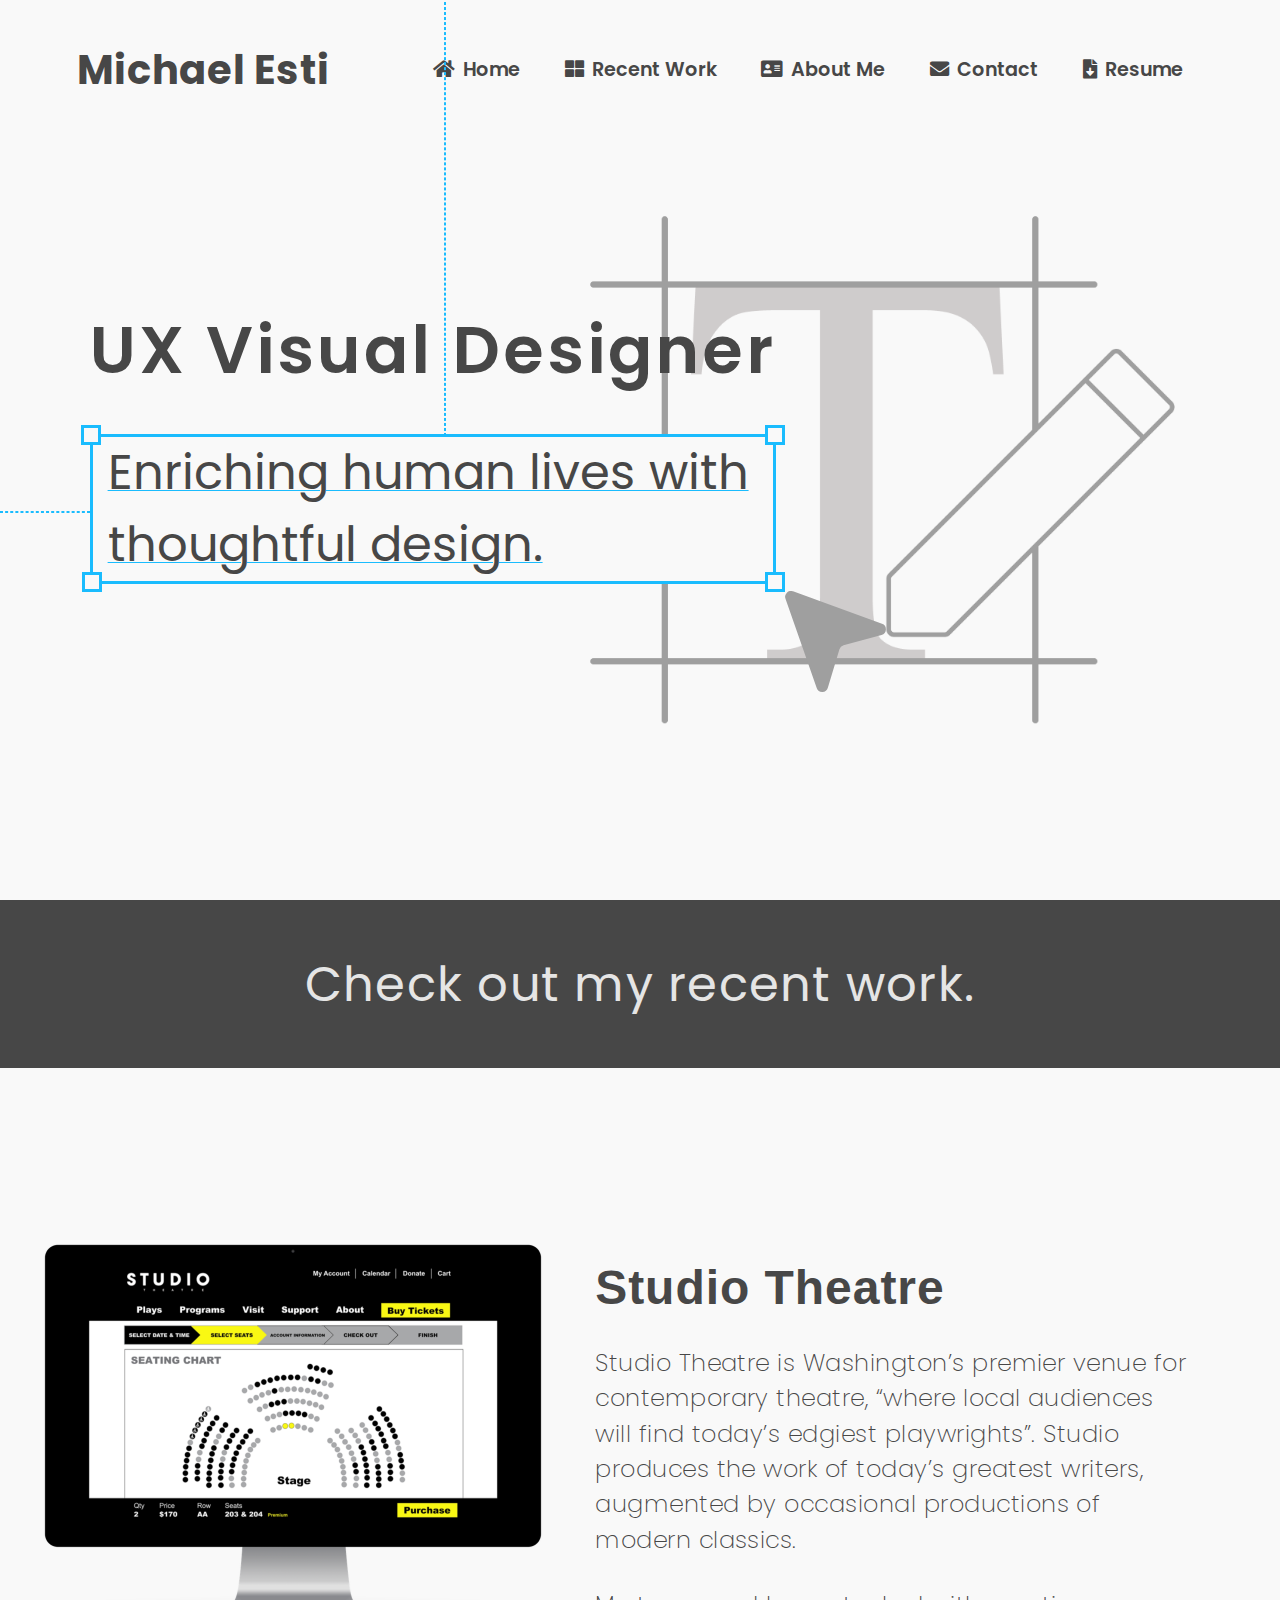
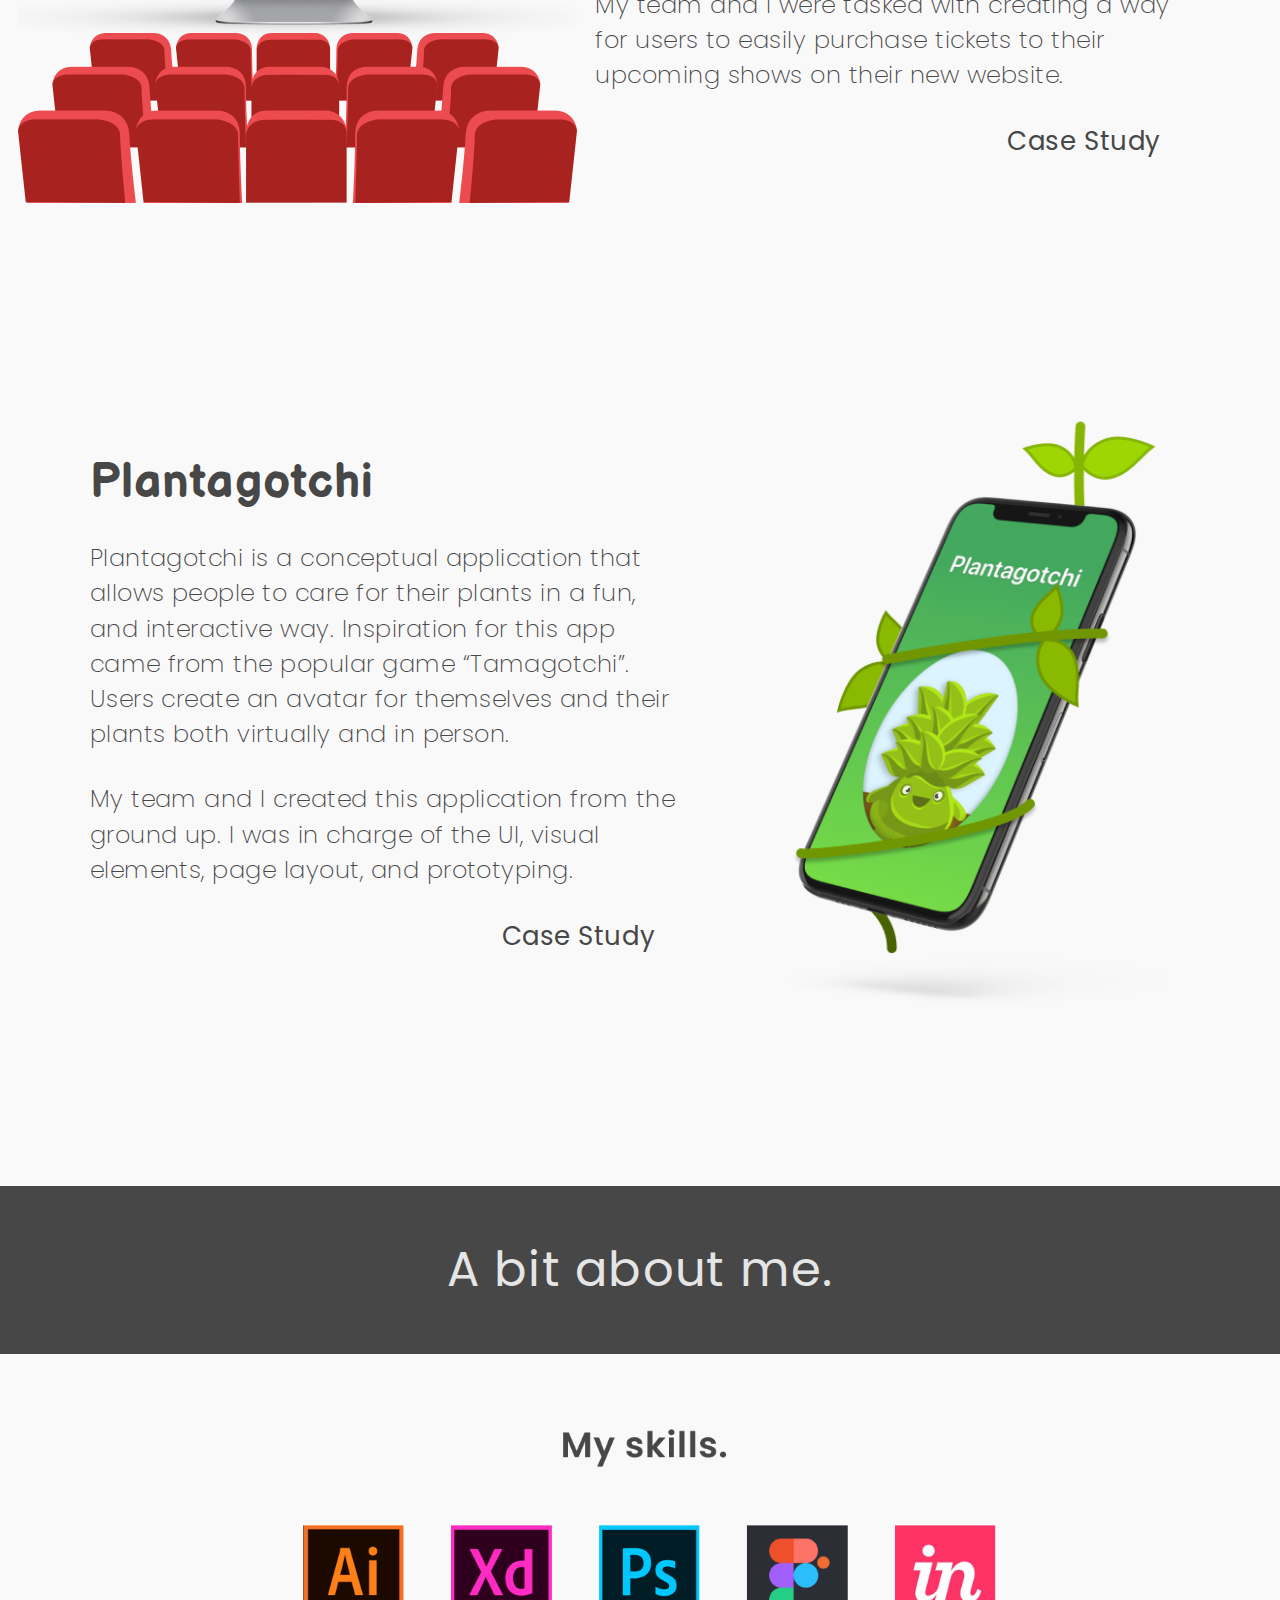
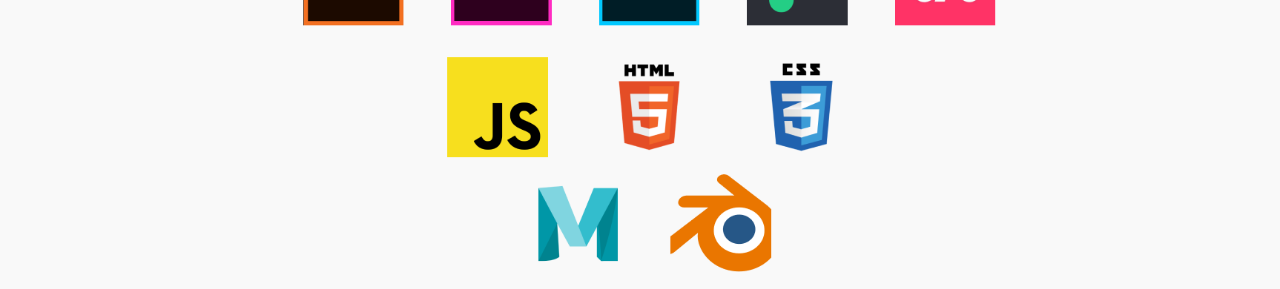
<file: index.html>
<!DOCTYPE html>
<html lang="en">

<head>
  <meta charset="UTF-8">
  <meta http-equiv="X-UA-Compatible" content="IE=edge">
  <meta name="viewport" content="width=device-width, initial-scale=1.0">
  
  <link rel="stylesheet" type="text/css" href="style.css">

  <link rel="stylesheet" href="https://cdnjs.cloudflare.com/ajax/libs/font-awesome/4.7.0/css/font-awesome.min.css">
  <link rel="stylesheet" href="css/all.css">

  <link rel="preconnect" href="https://fonts.googleapis.com">
  <link rel="preconnect" href="https://fonts.gstatic.com" crossorigin>
  <link
    href="https://fonts.googleapis.com/css2?family=Poppins:ital,wght@0,100;0,200;0,300;0,400;0,500;0,600;0,700;0,800;0,900;1,100;1,200;1,300;1,400;1,500;1,600;1,700;1,800;1,900&display=swap"
    rel="stylesheet">
    <link rel="preconnect" href="https://fonts.googleapis.com"> 
<link rel="preconnect" href="https://fonts.gstatic.com" crossorigin> 
<link href="https://fonts.googleapis.com/css2?family=M+PLUS+Rounded+1c:wght@100;300;400;500;700;800;900&family=Merienda:wght@400;700&display=swap" rel="stylesheet">
<link rel="preconnect" href="https://fonts.googleapis.com"> 
<link rel="preconnect" href="https://fonts.gstatic.com" crossorigin> 
<link href="https://fonts.googleapis.com/css2?family=Balsamiq+Sans&family=Dangrek&display=swap" rel="stylesheet">
  <title>Michael Esti - Portfolio</title>
</head>

<body>
  <div class="hero">
    <nav id="nav">
      <h2 class="logo">Michael Esti</h2>
      <ul>
        <a href="#">
          <li><i class="space fas fa-home"></i>Home</li>
        </a>
        <li>
          <a href="#works"><i class="space fas fa-th-large"></i>Recent Work</a>
        </li>
        <a href="#">
          <li><i class="space fas fa-address-card"></i>About Me</li>
        </a>
        <a href="#">
          <li><i class="space fas fa-envelope"></i>Contact</li>
        </a>
        <a href="/ResumeMESTI2022.docx">
          <li><i class="space fas fa-file-download"></i>Resume</li>
        </a>
      </ul>
    </nav>
    <div class="top-line"></div>
    <div class="side-line"></div>
   
    <div class="hero-back">
      

    </div>
    <div class="content">
      
      <h2>UX Visual Designer</h2>
      <div>
      <h3 class="sub-title thin">Enriching human lives with<br>thoughtful design.</h3>
      <div class="gb tl"></div><div class="gb tr"></div><div class="gb bl"></div><div class="gb br"></div>
      <div class="pointer">
        <svg id="Layer_1" width="101px" height="101px" data-name="Layer 1" xmlns="http://www.w3.org/2000/svg" viewBox="0 0 86.22 86.47"><defs><style>.cls-1{fill:#9F9F9F;}</style></defs><path class="cls-1" d="M1441.34,850.7l-9.93,33a5,5,0,0,1-9.54.21l-26.73-76.41a5,5,0,0,1,6.46-6.38l76.17,27.76a5,5,0,0,1-.4,9.56l-32.53,8.82A5,5,0,0,0,1441.34,850.7Z" transform="translate(-1394.85 -800.85)"/></svg>
          </div>
          </div>
    </div>
  </div>
<section class="proj-sec flex-col">
    <div class="head-sep">
      <h3 class="check" id="works">Check out my recent work.</h3>
    </div>
    <div class="proj-contain flex-row">
      <div class="proj-image flex-col flex-50">
        <div class="studio-image">

        </div>
      </div>
      <div class="proj-content flex-col flex-50">
        <h4 class="studio">Studio Theatre</h4>
        <p>Studio Theatre is Washington’s premier venue for contemporary theatre, “where local audiences will find today’s edgiest playwrights”. Studio produces the work of today’s greatest writers, augmented by occasional productions of modern classics.</p>
        <p>My team and I were tasked with creating a way for users to easily purchase tickets to their upcoming shows on their new website.</p>
        <a class="studio-link" href="Studio Case Study.pdf" target="blank">Case Study</a>
      </div>
    </div>
    <div class="proj-contain flex-row">
      <div class="proj-content-left flex-col flex-50">
        <h4 class="plant">Plantagotchi</h4>
        <p>Plantagotchi is a conceptual application that allows people to care for their plants in a fun, and interactive way.  Inspiration for this app came from the popular game “Tamagotchi”.  Users create an avatar for themselves and their plants both virtually and in person.</p>
        <p>My team and I created this application from the ground up.
          I was in charge of the UI, visual elements, page layout, and prototyping.</p>
        <a class="studio-link" href="Plantagotchi Case Study.pdf" target="blank">Case Study</a>
      </div>
      <div class="proj-image flex-col flex-50">
        <div class="plant-image">

        </div>
      </div>
      
      
      
    </div>
</section>

<section class="proj-sec flex-col">
  <div class="head-sep mar-top">
    <h3 class="check" id="about">A bit about me.</h3>
  </div>
    <img src="img/Skills.png" alt="">
      
    </div>
  </div>
  
  </section>

  





</body>

</html>
</file>
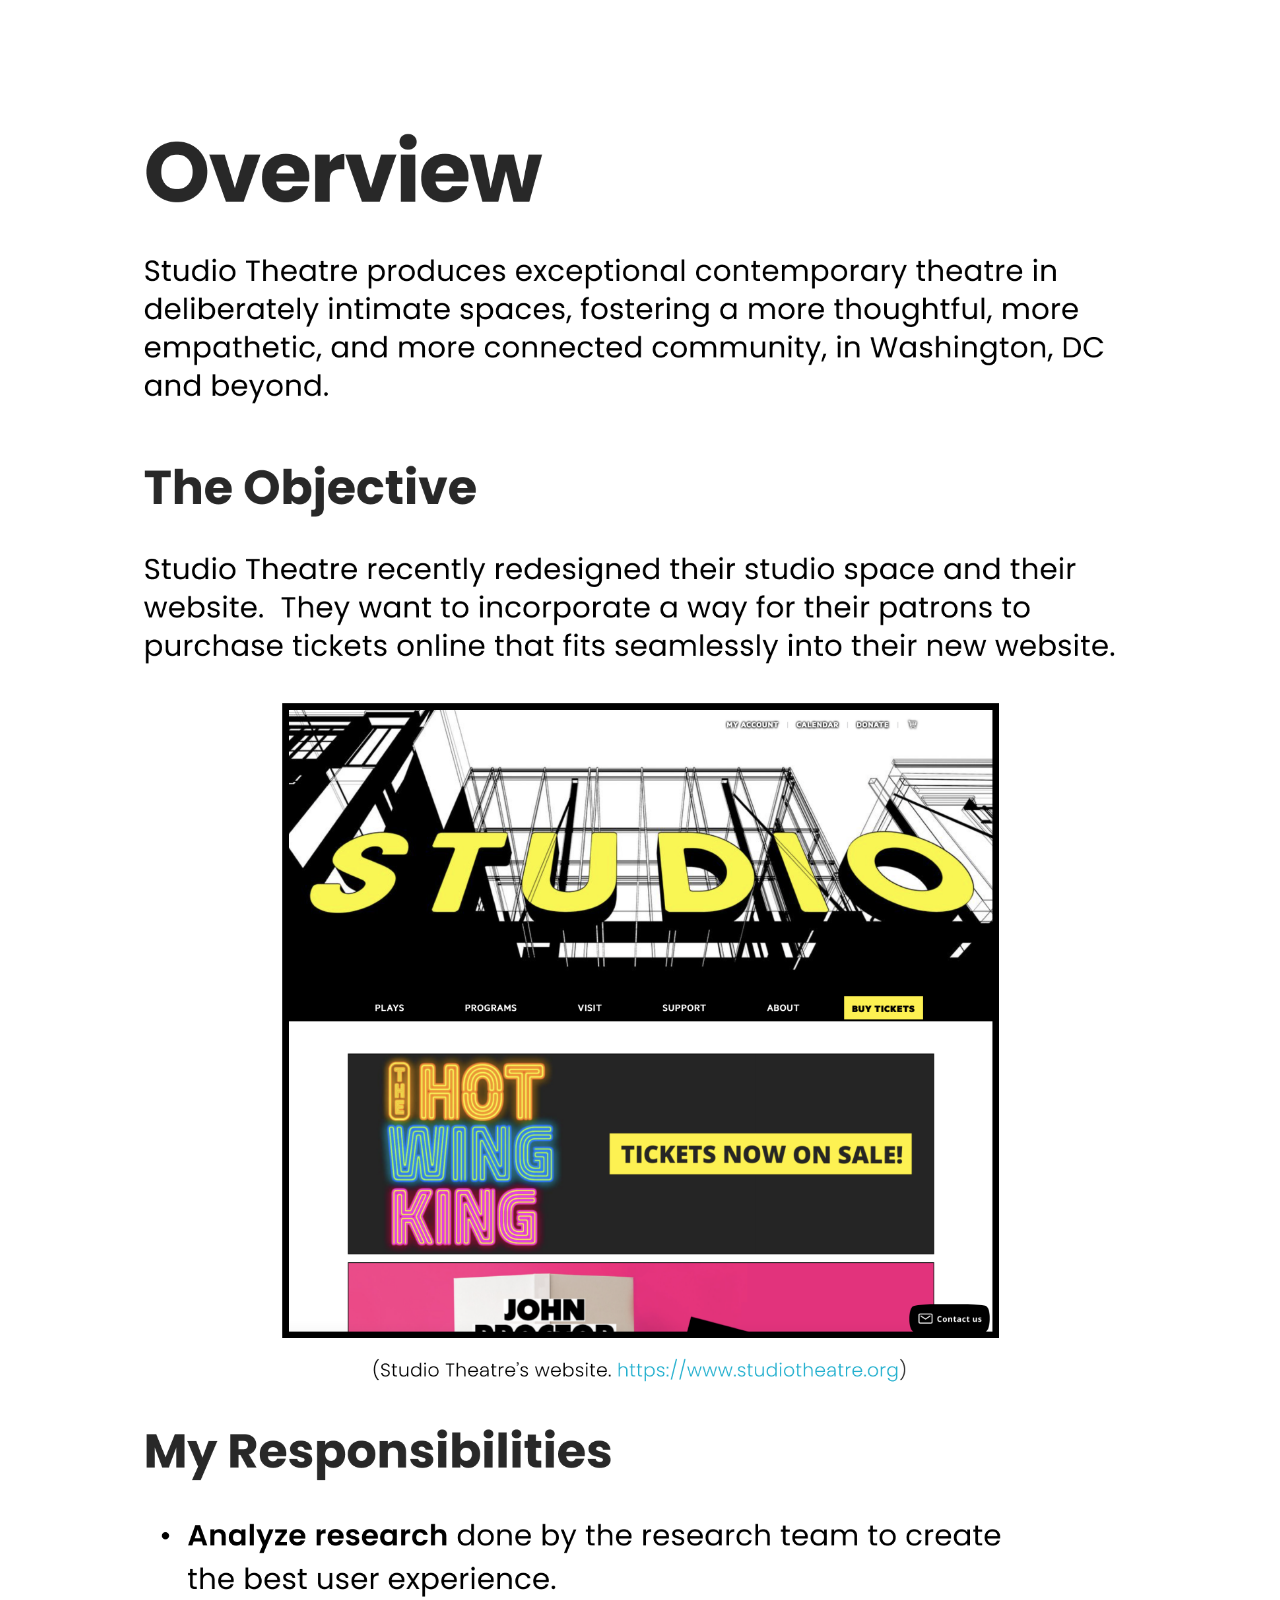
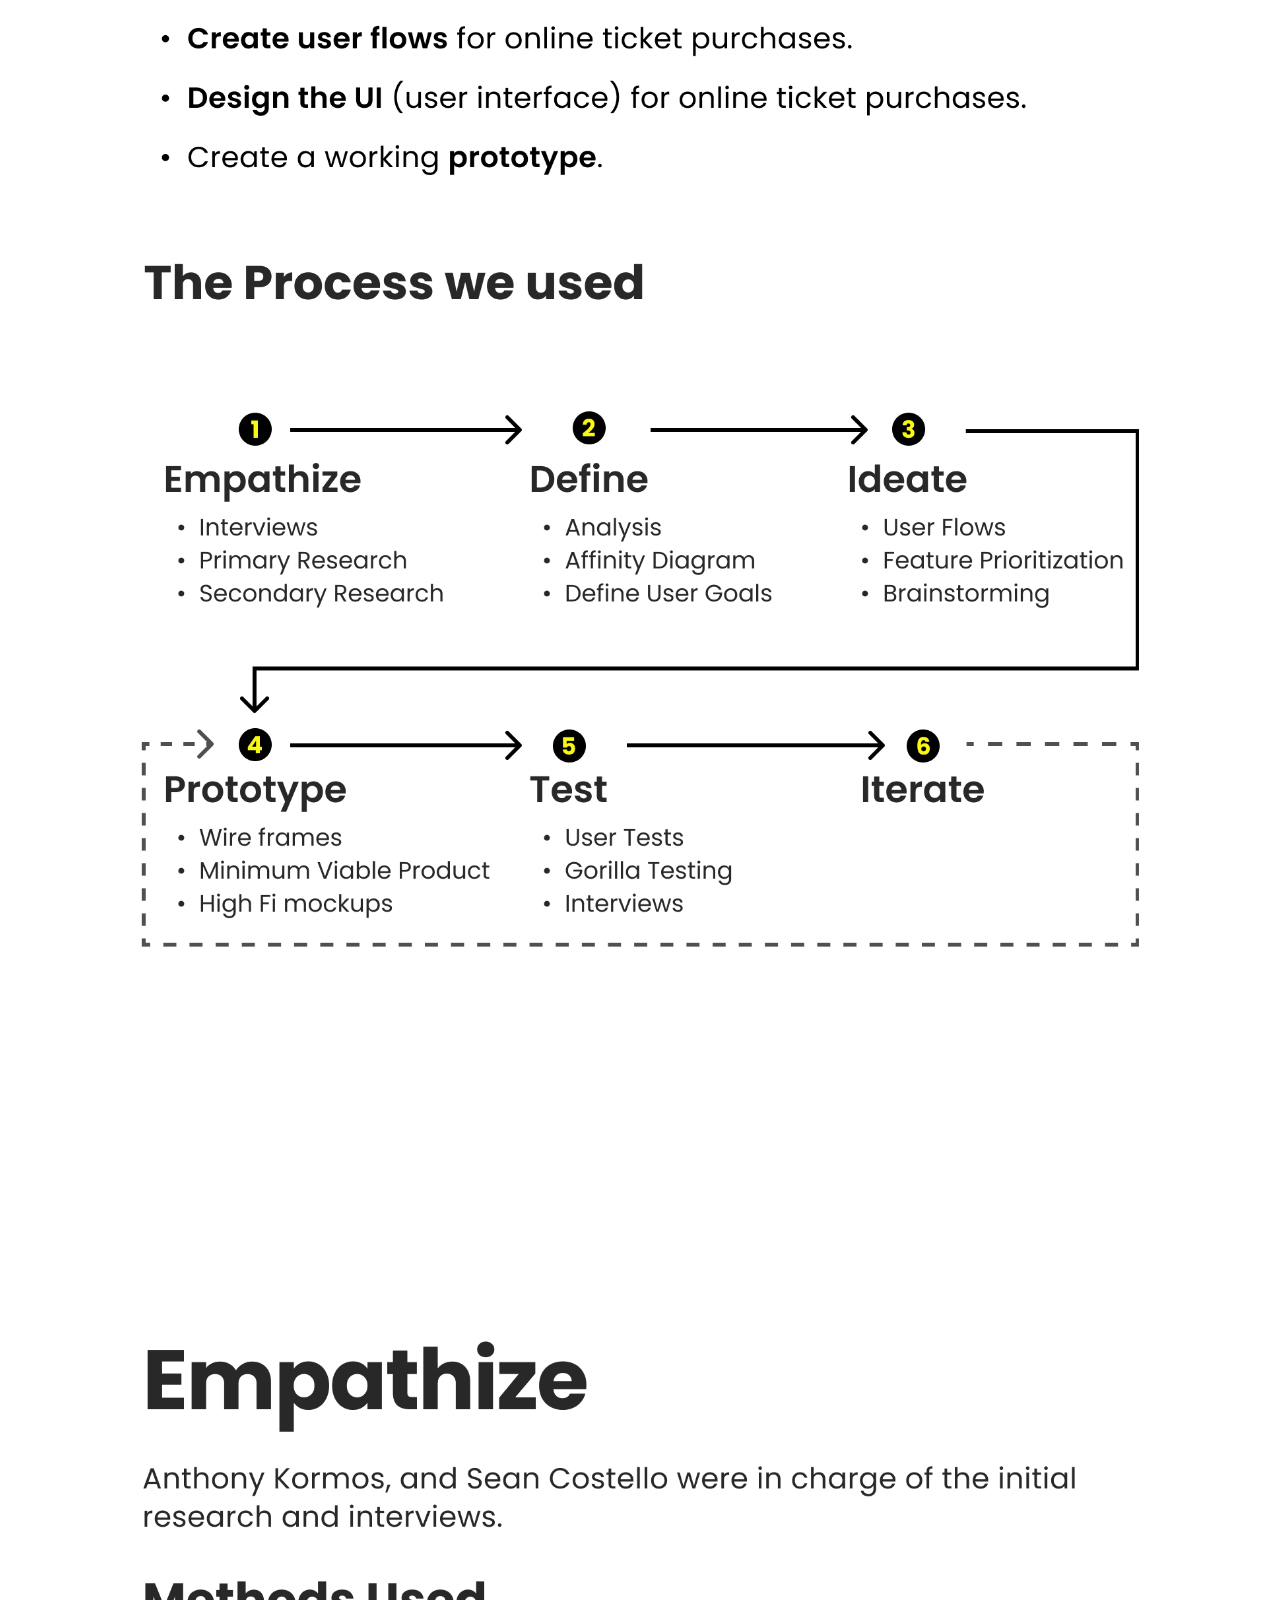
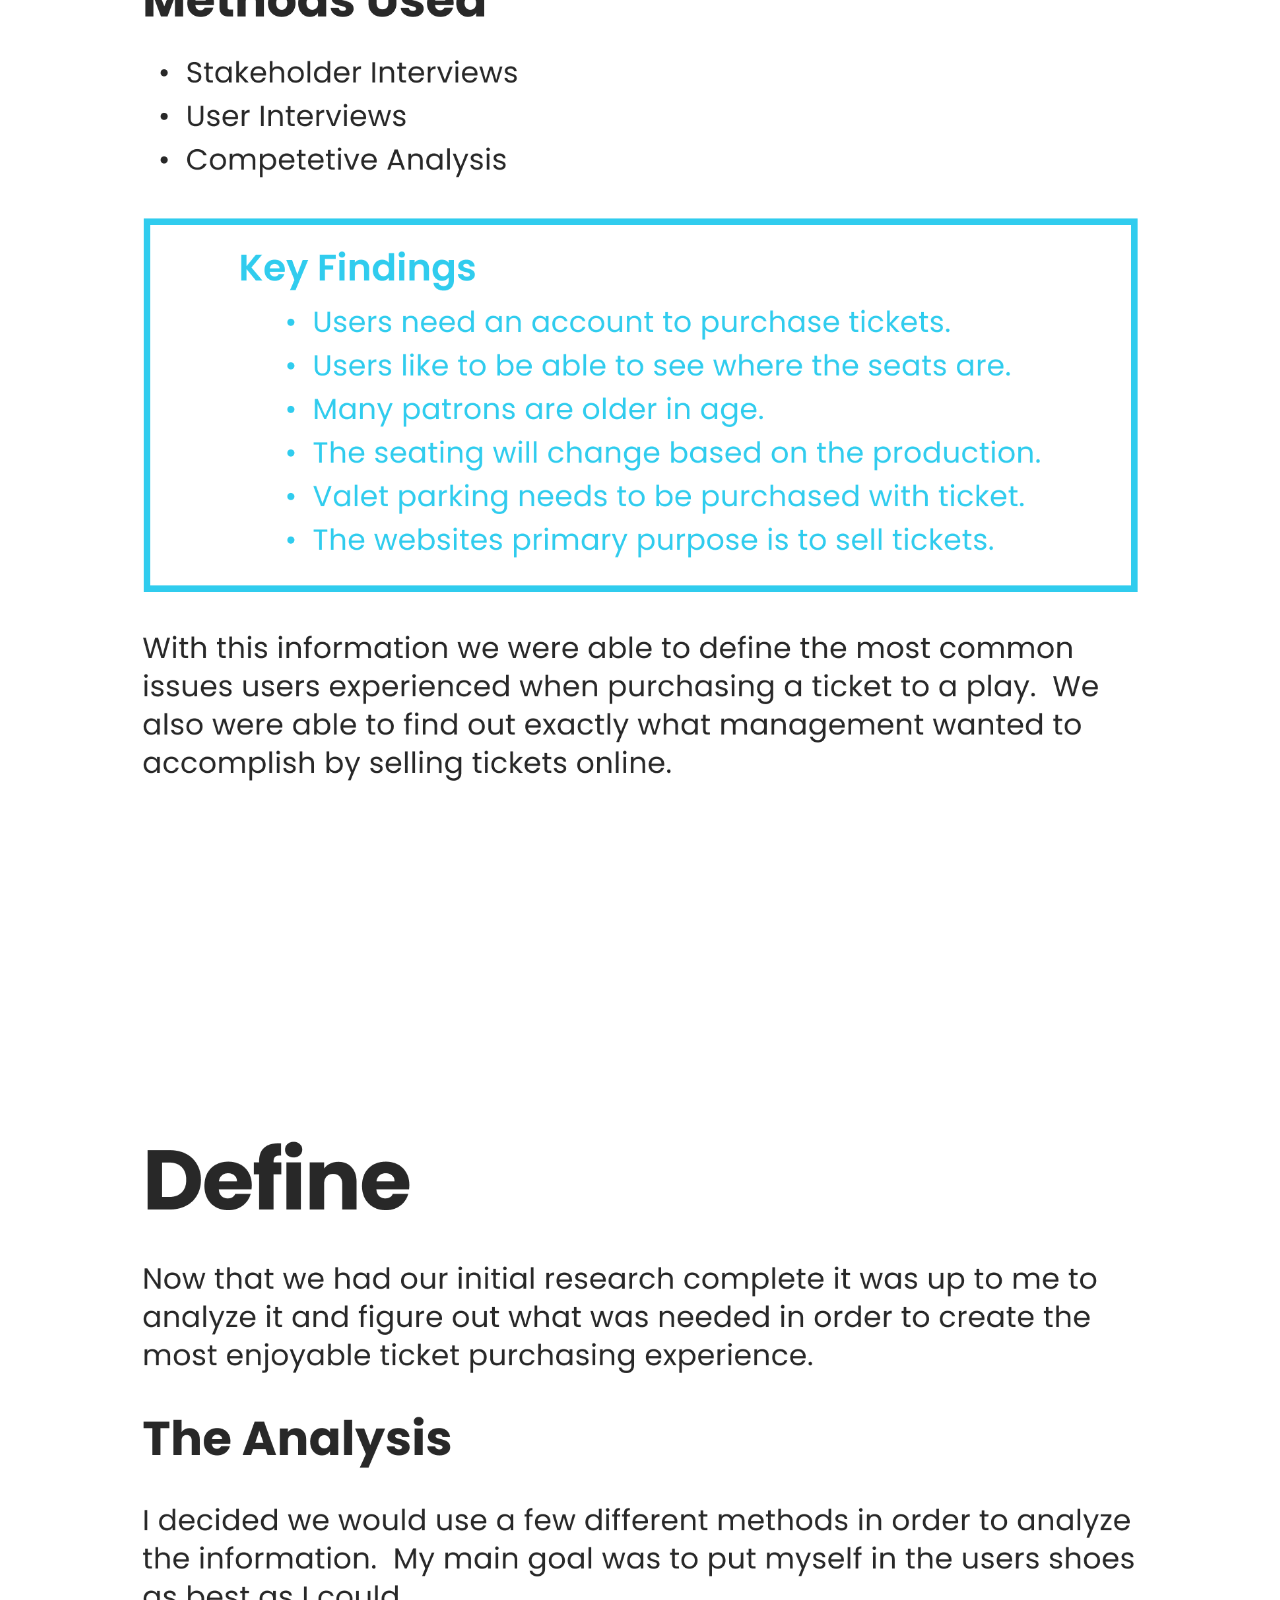
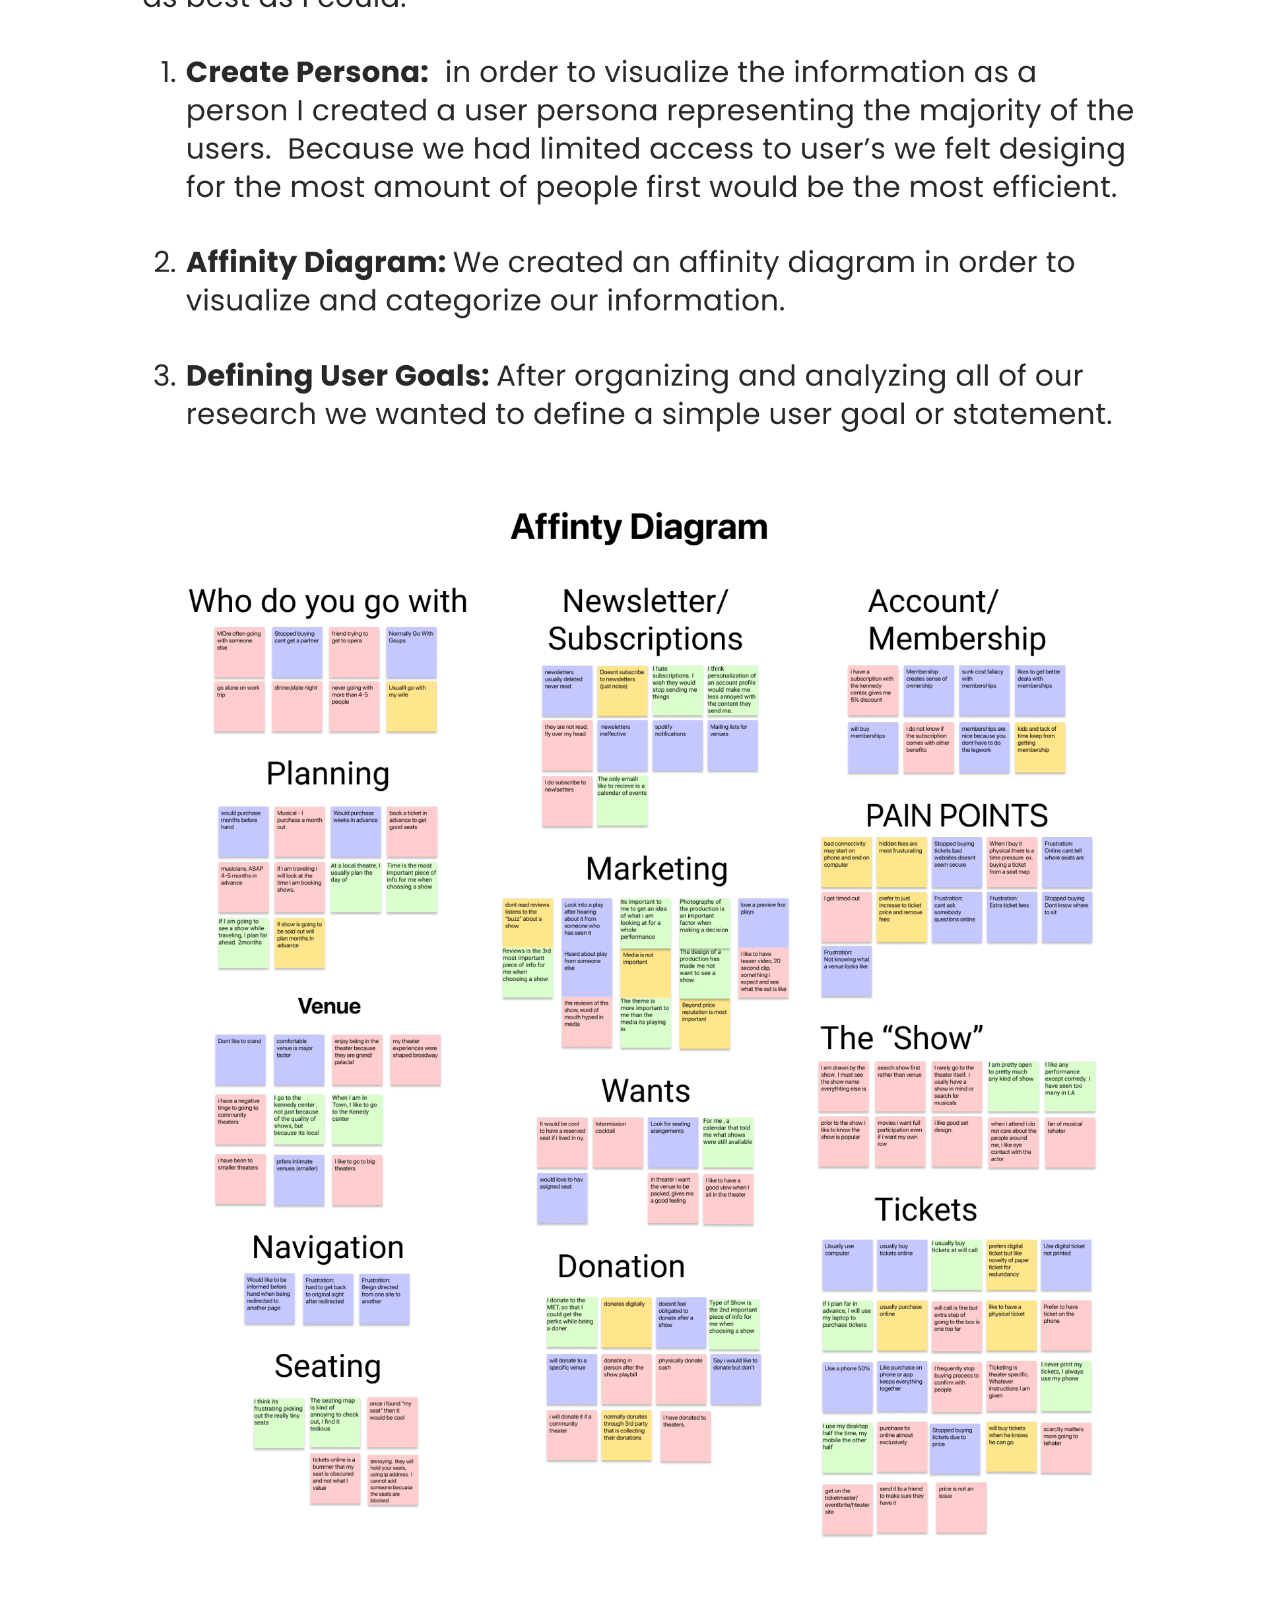
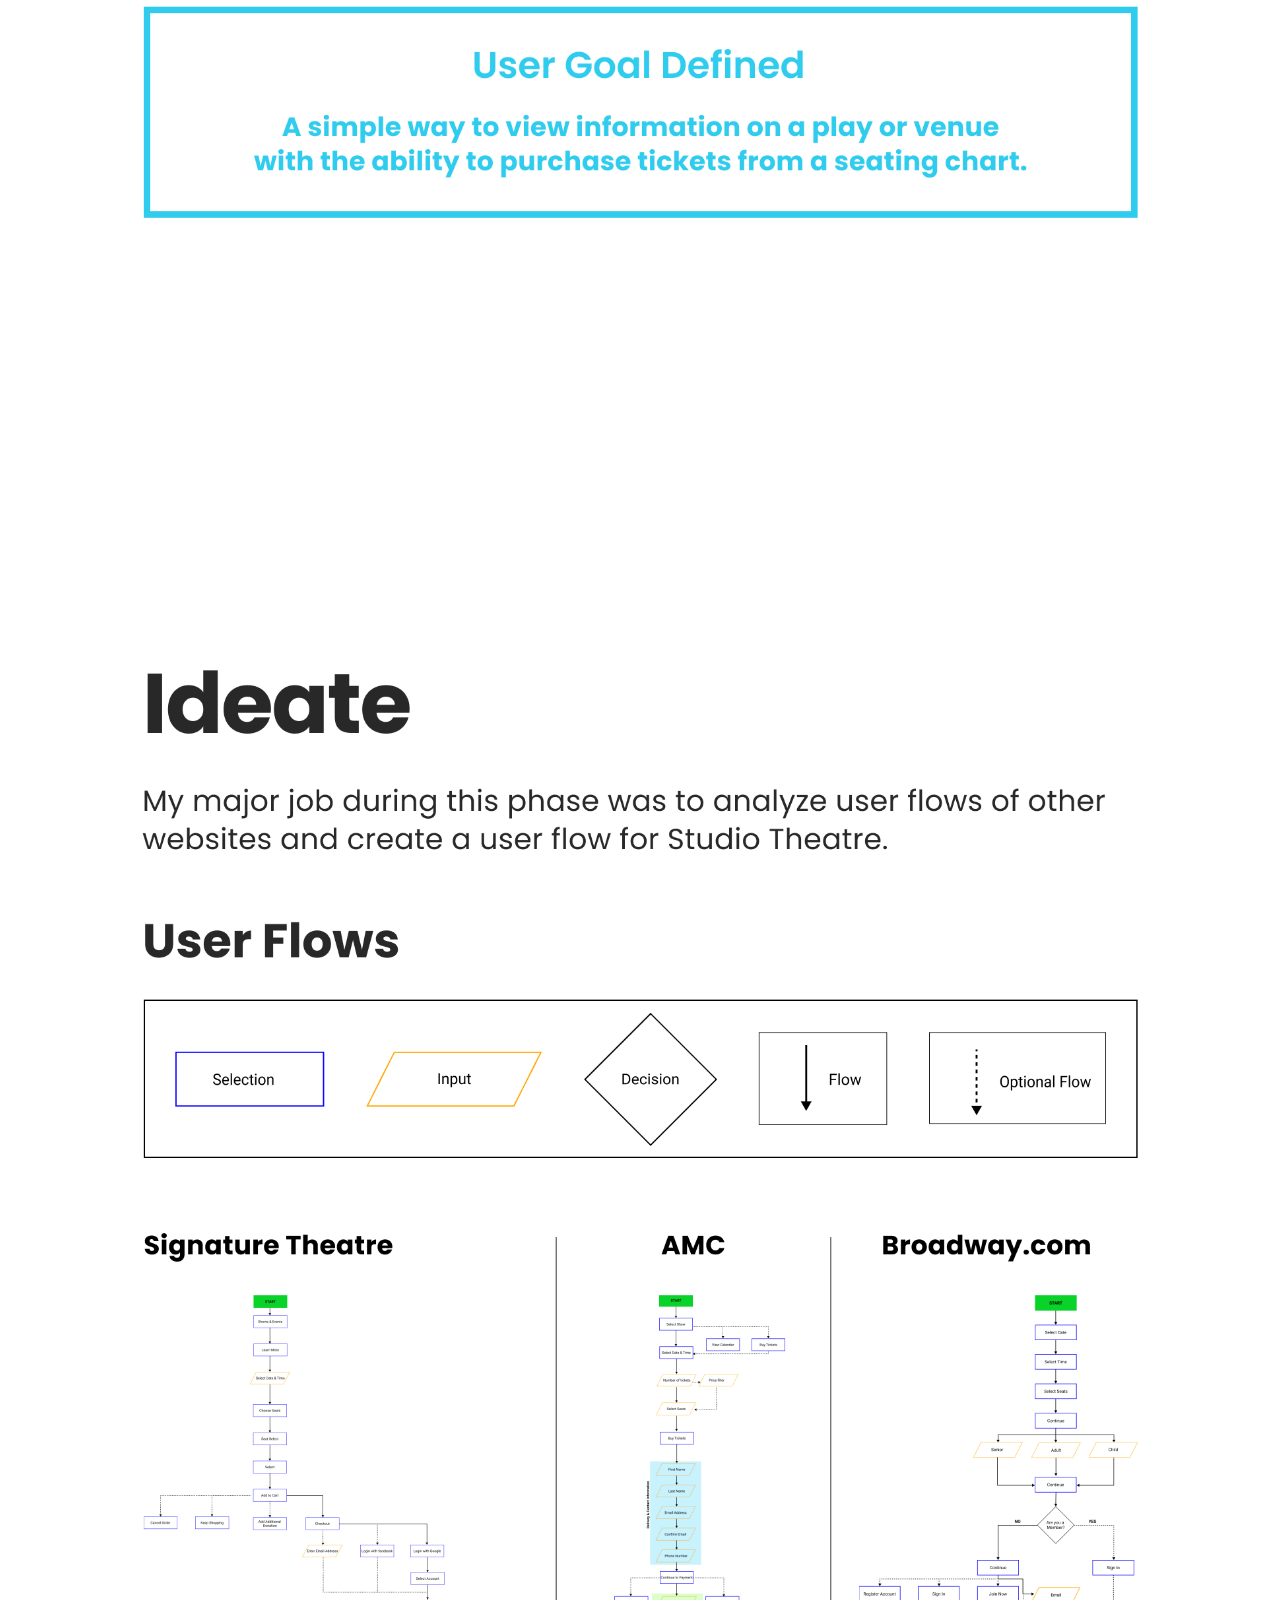
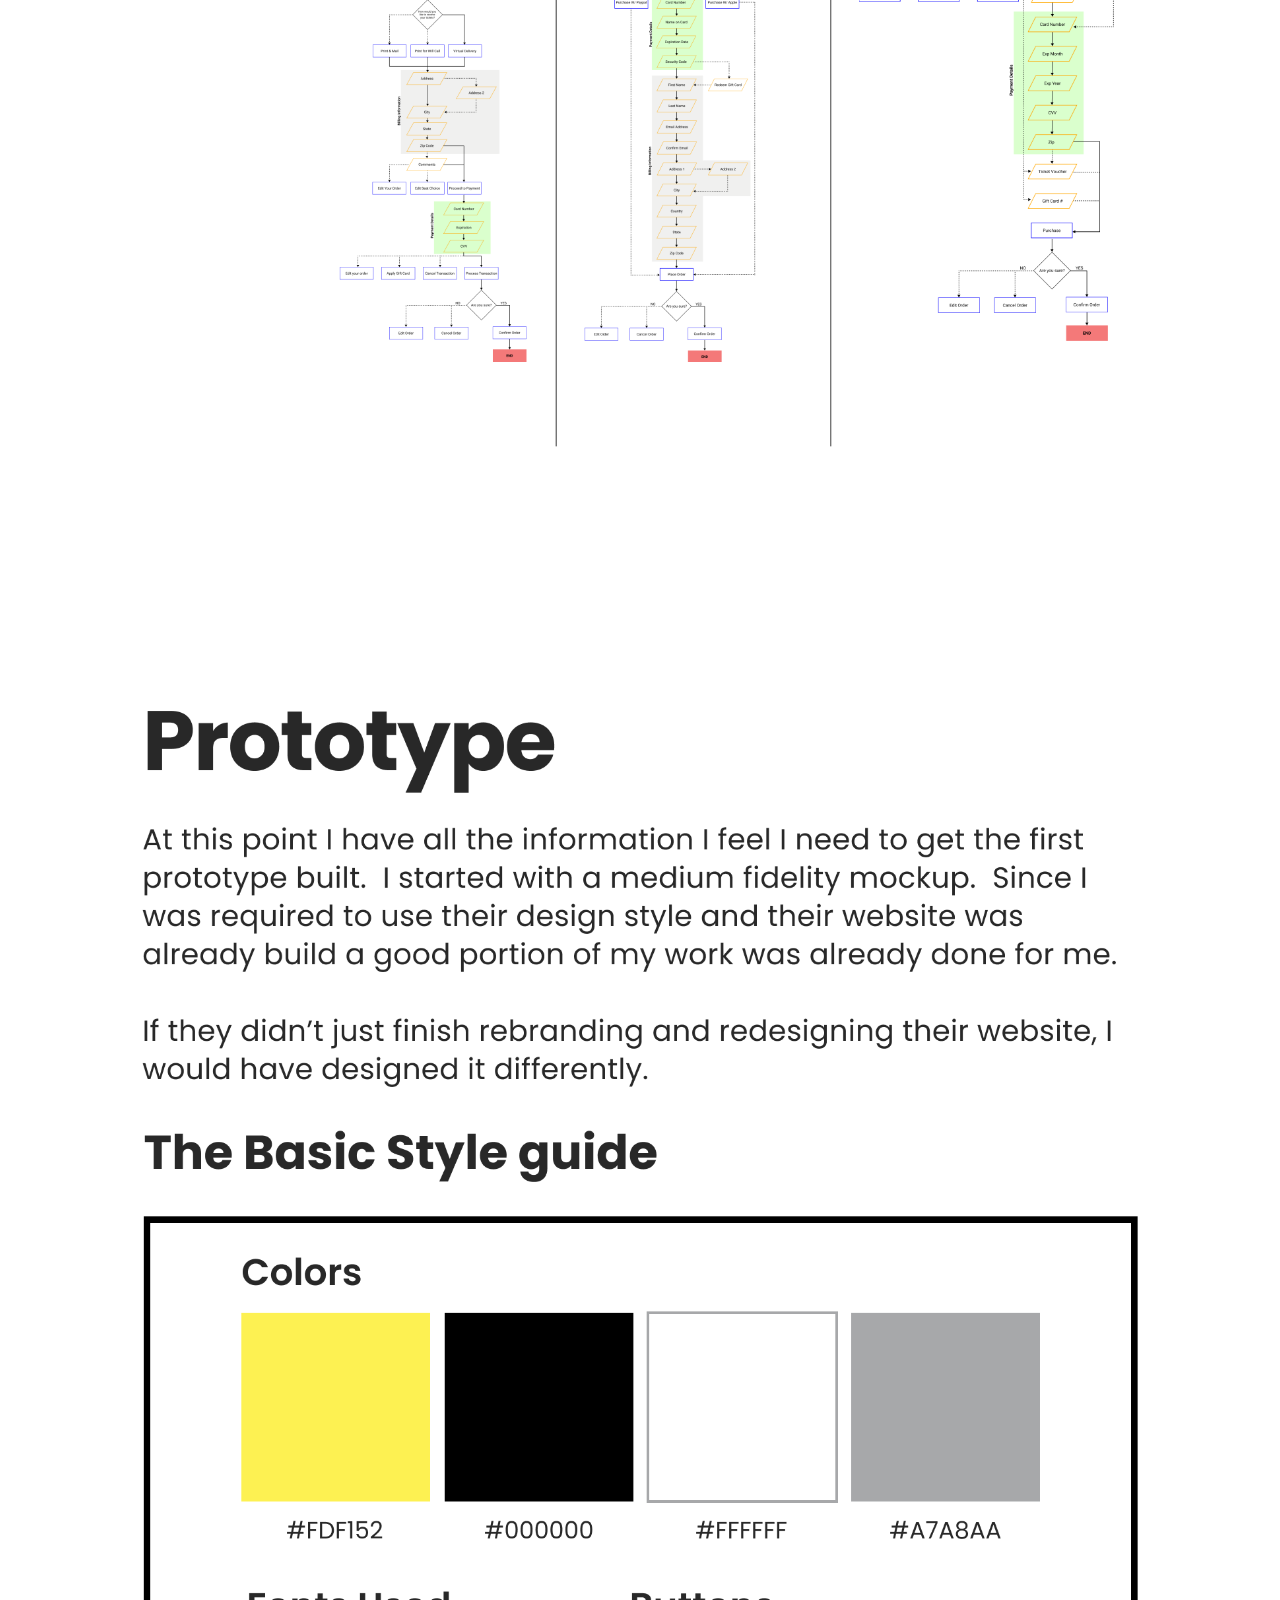
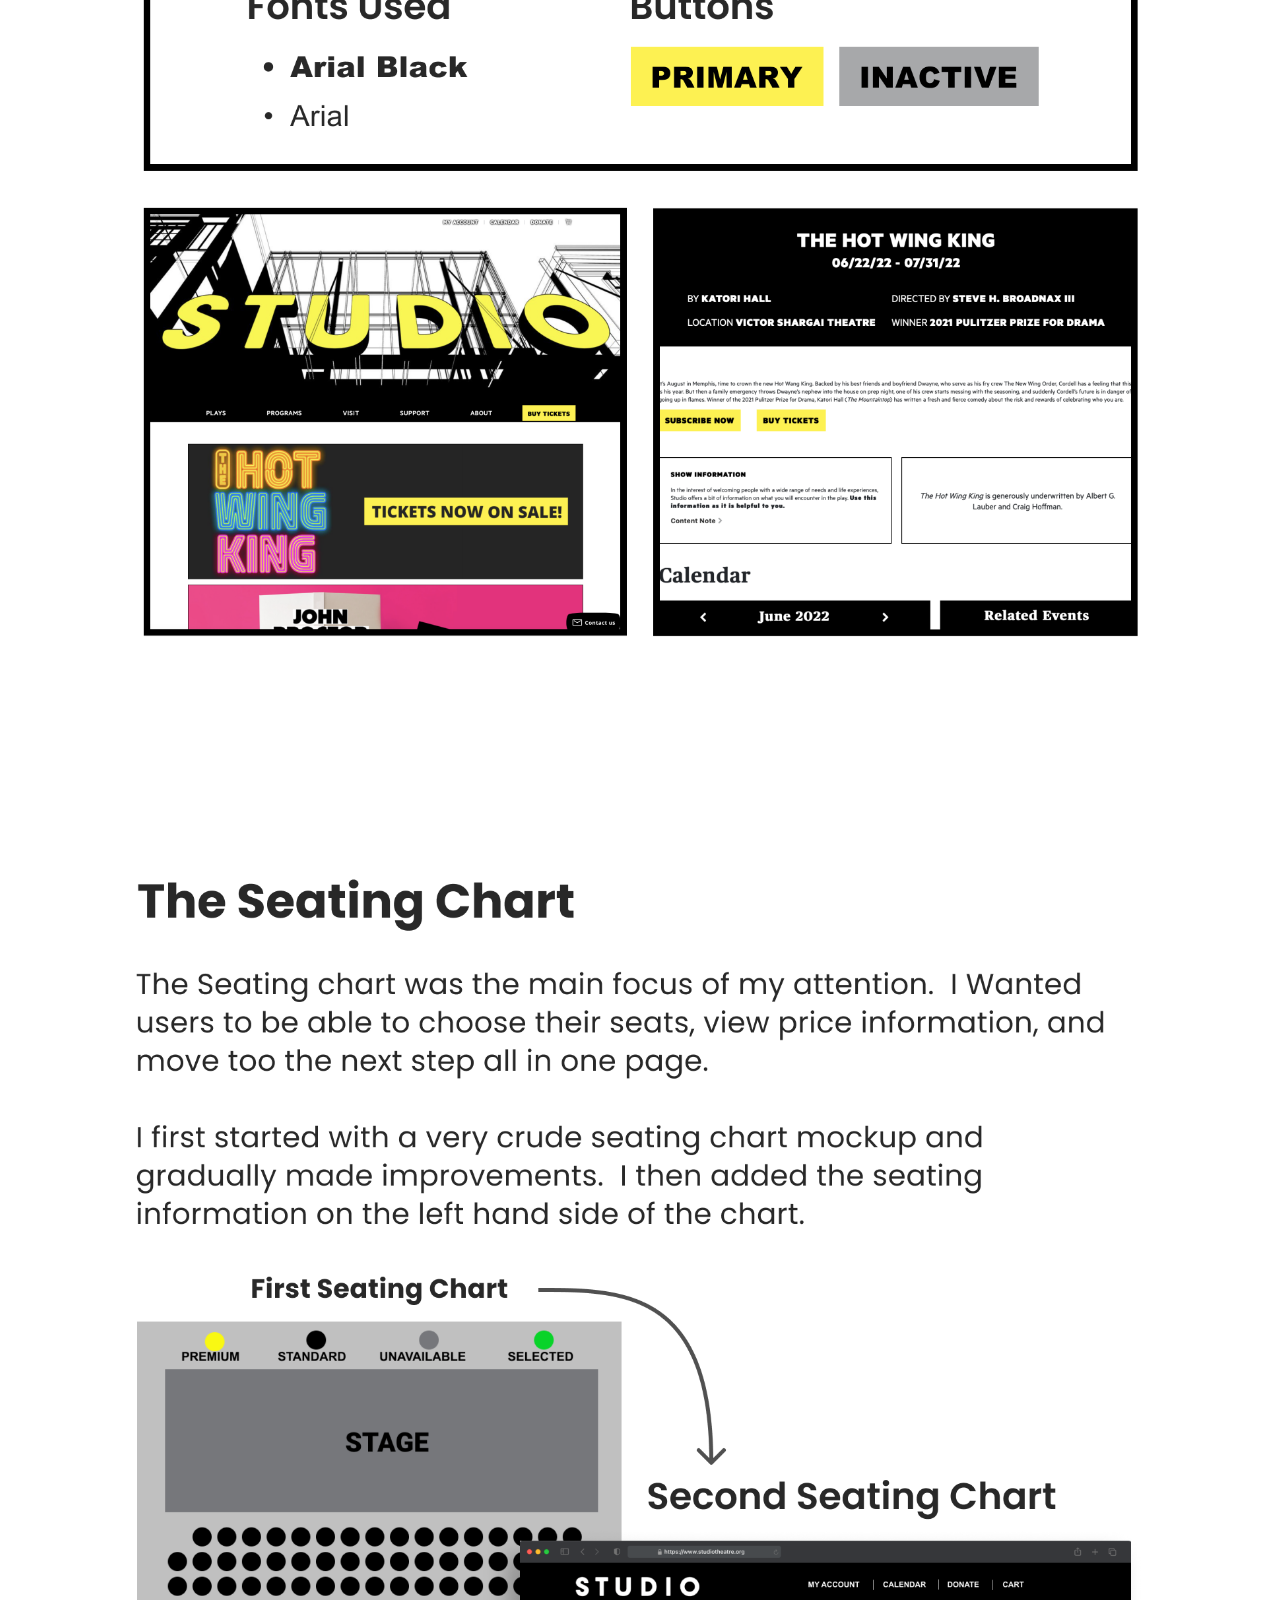
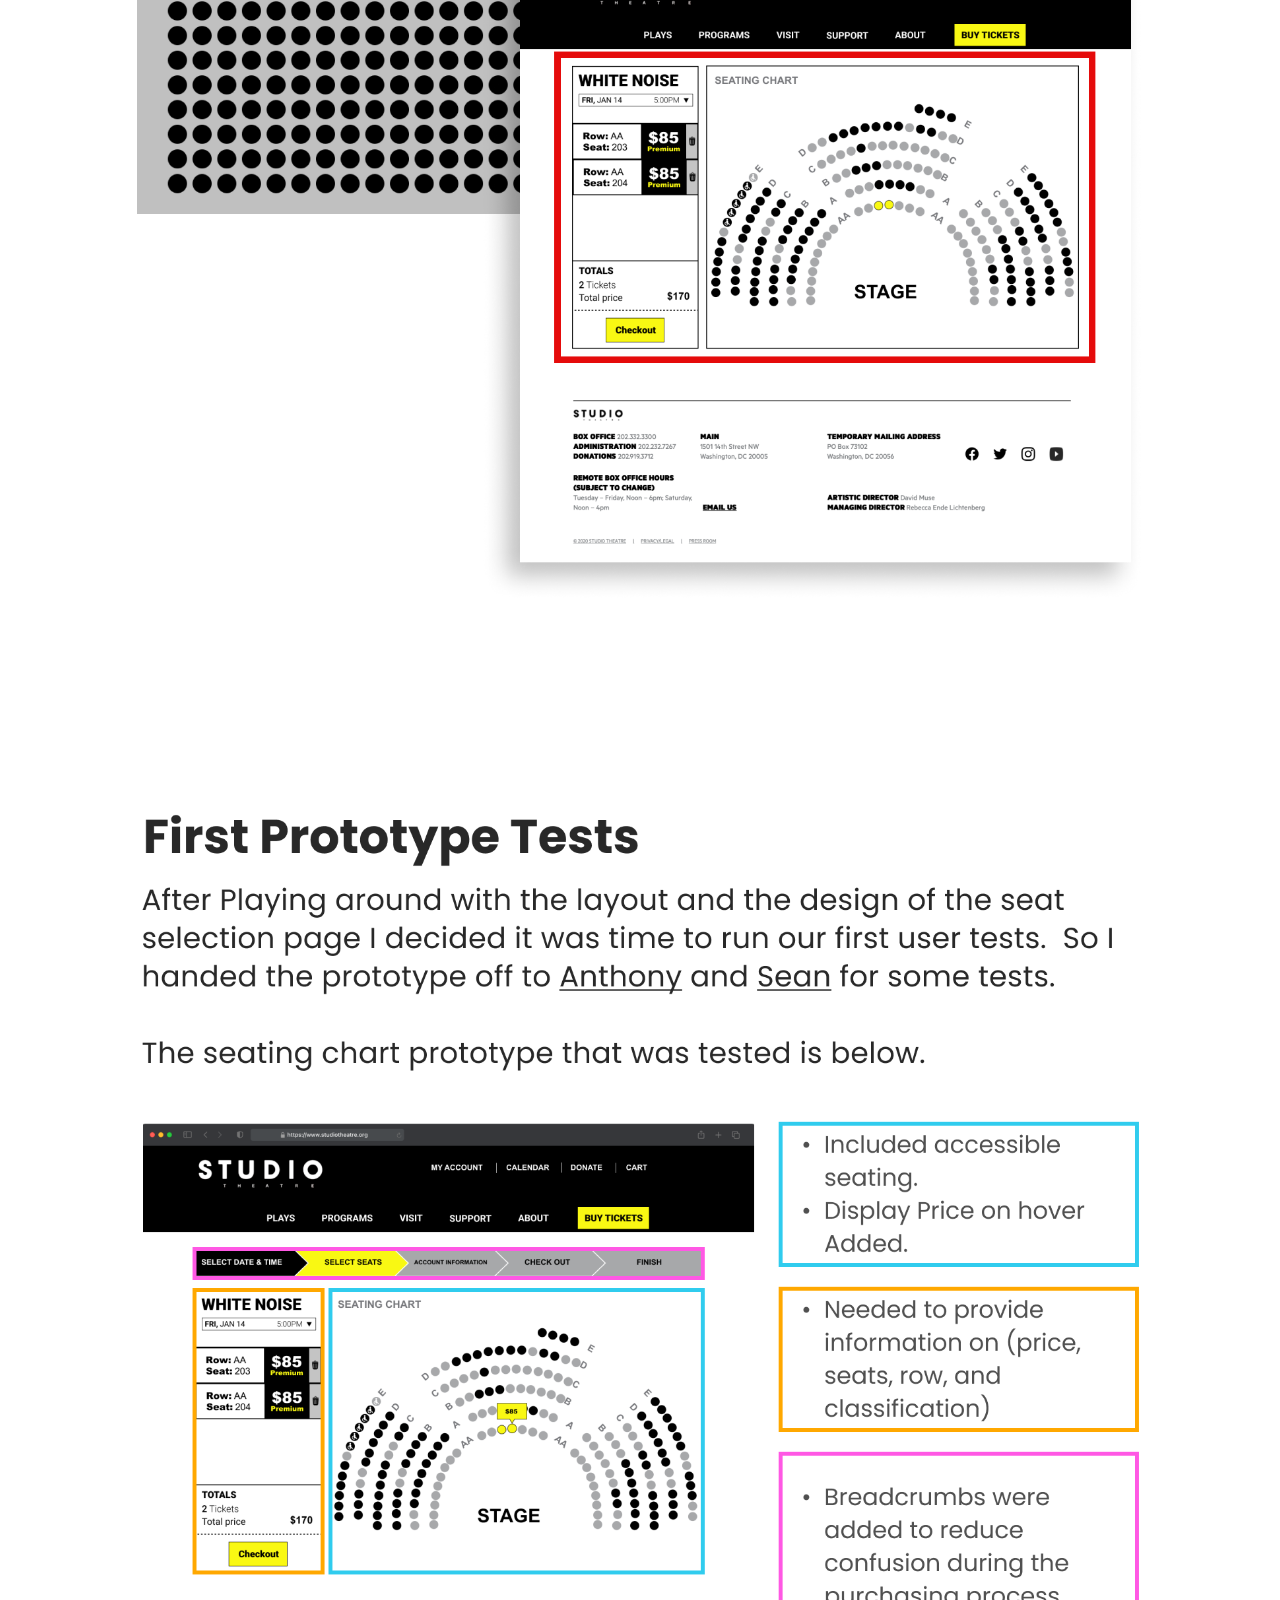
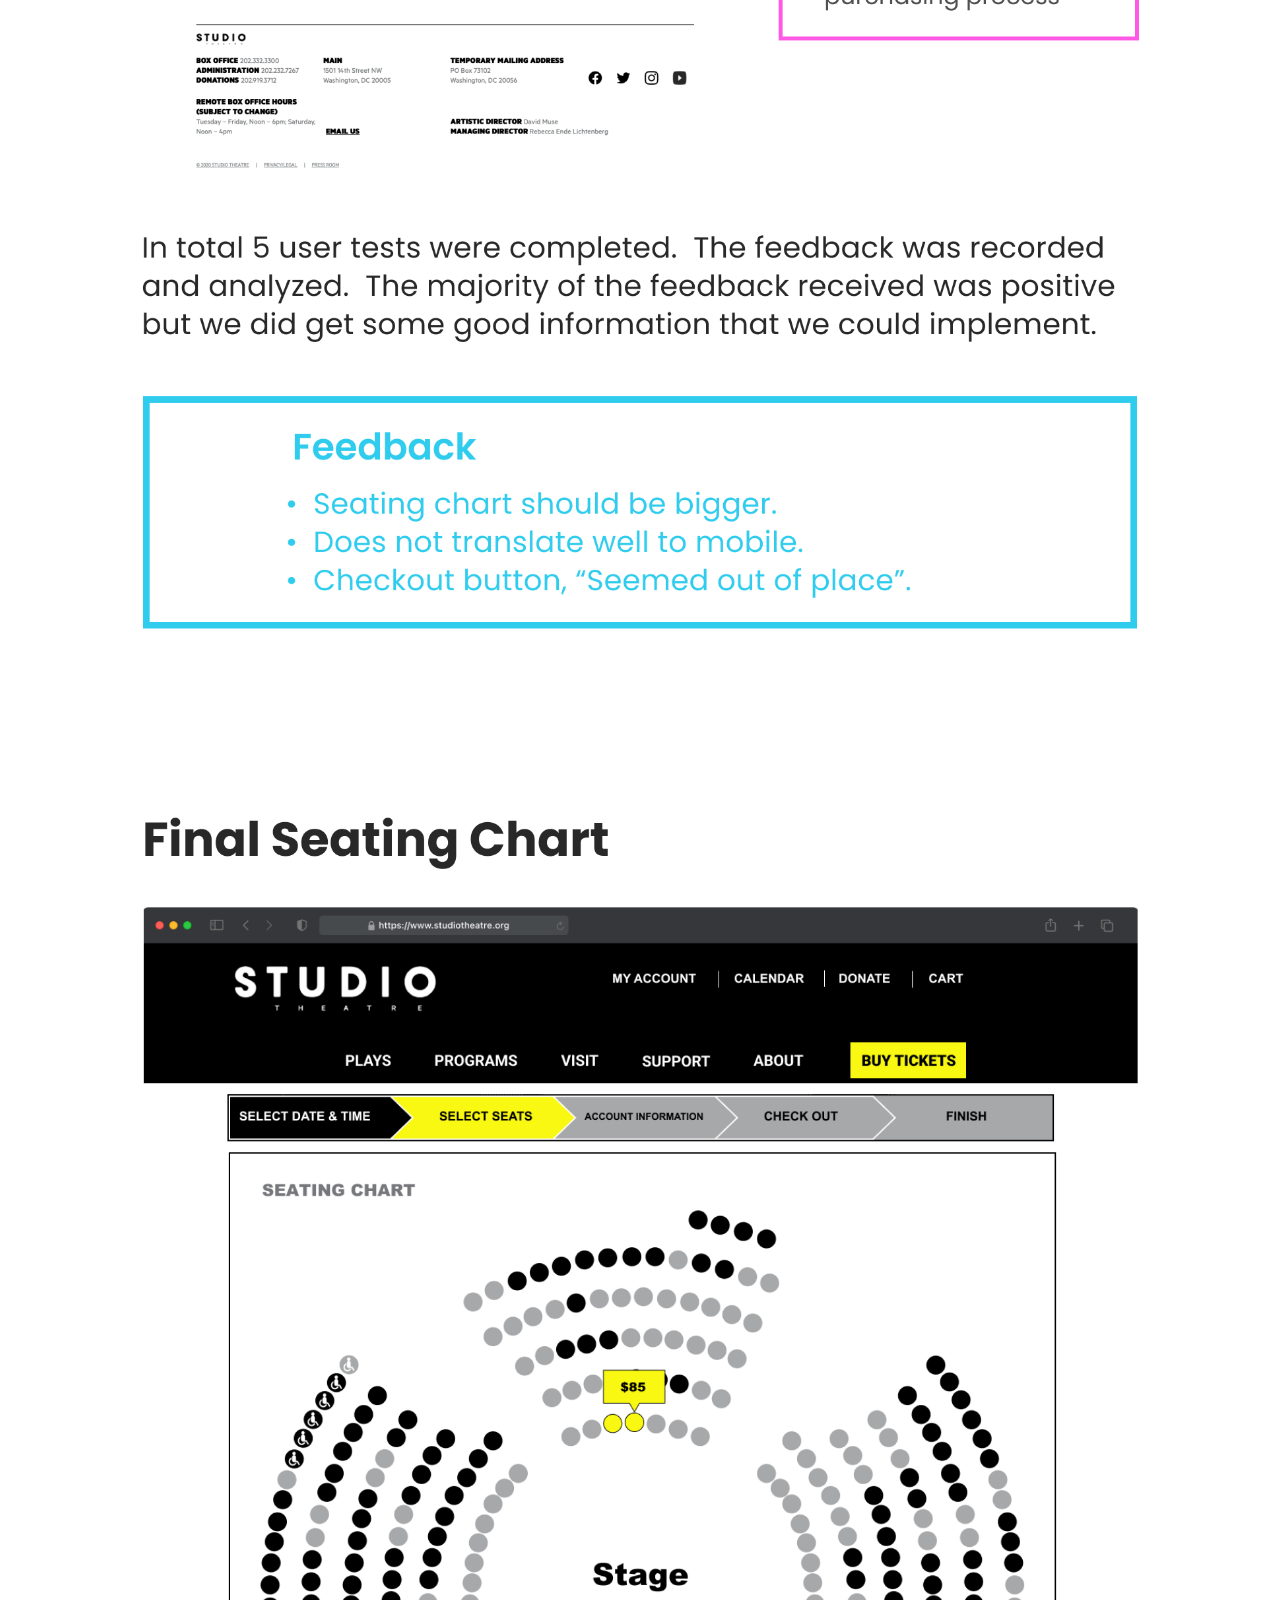
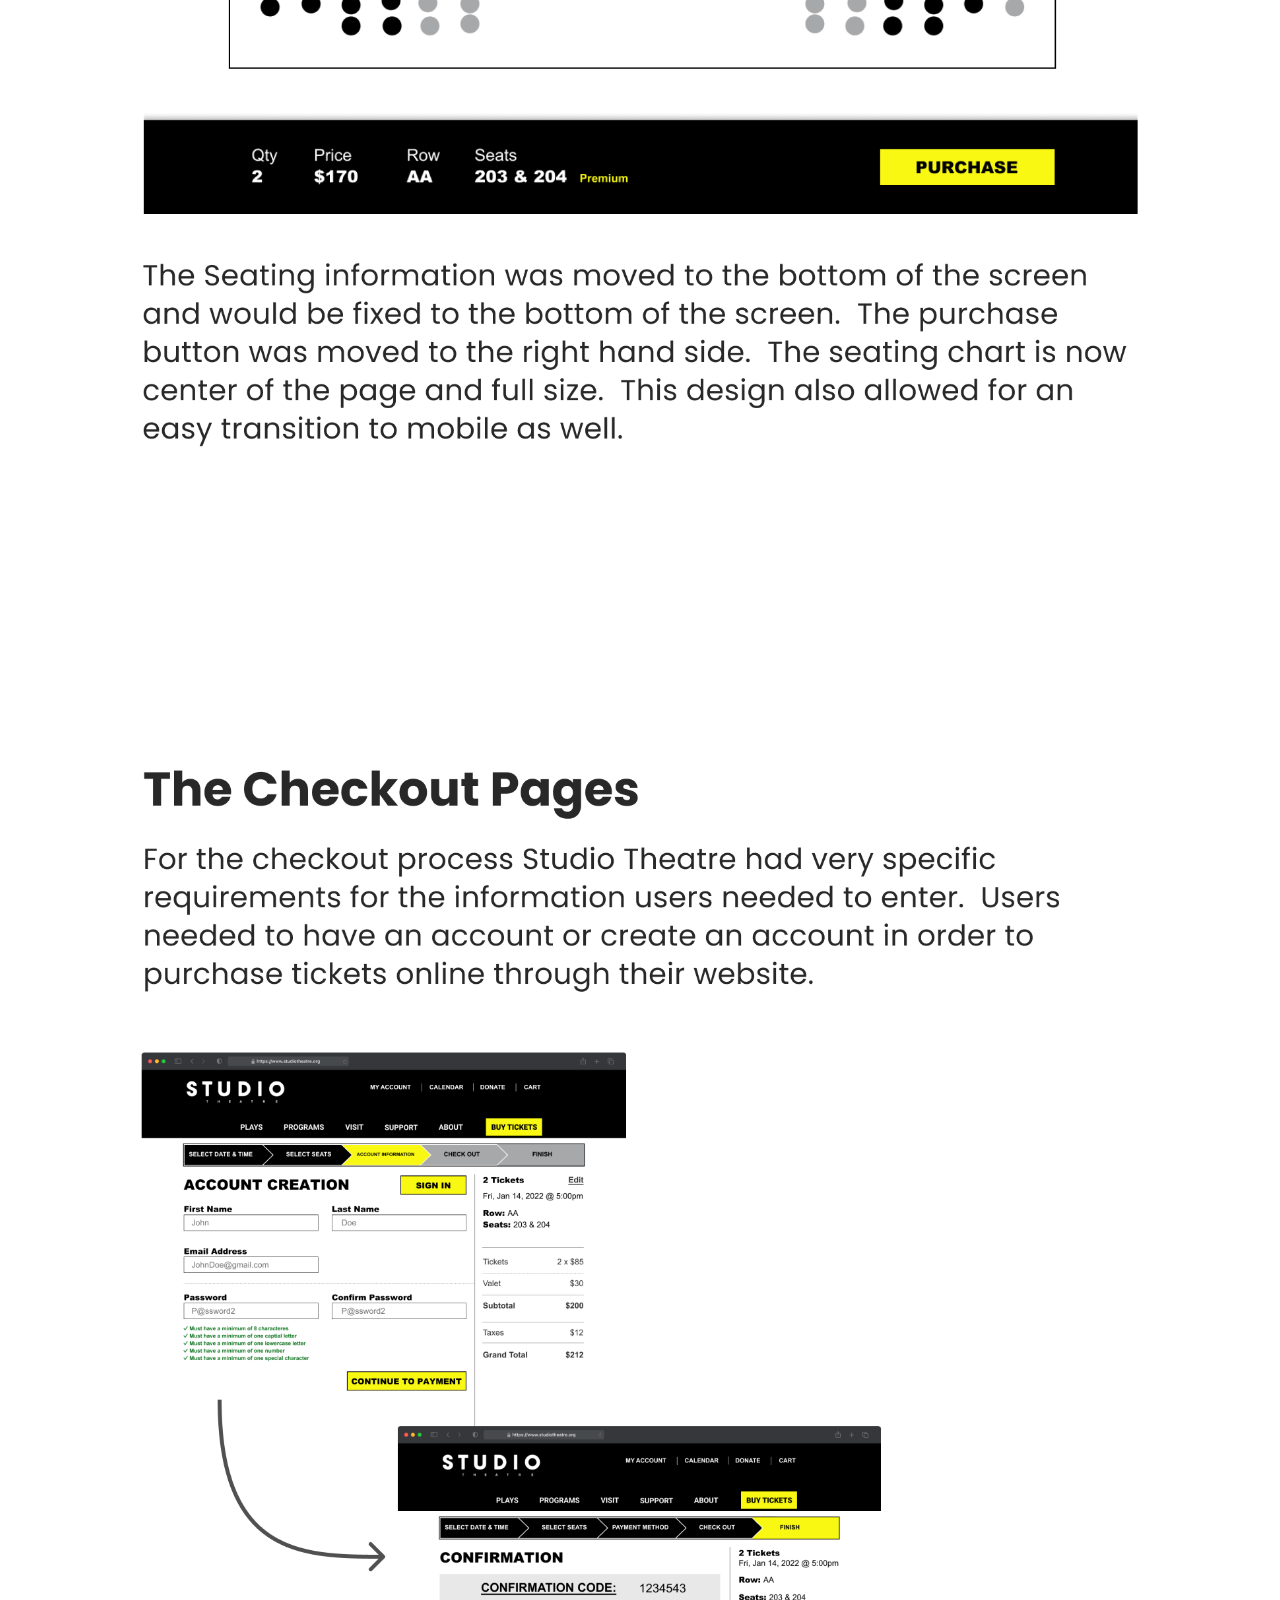
<file: HTML/studio.html>
<!DOCTYPE html>
<html lang="en">
<head>
    <meta charset="UTF-8">
    <meta http-equiv="X-UA-Compatible" content="IE=edge">
    <meta name="viewport" content="width=device-width, initial-scale=1.0">
    <link rel="stylesheet" href="studiostyle.css">
    <title>Studio Theatre</title>
</head>
<body>
    <div class="caseimage"><img src="/img/studio/StudioCaseStudy1@2x.png"></div>
    <div class="caseimage"><img src="/img/studio/StudioCaseStudy2@2x.png"></div>
    <div class="caseimage"><img src="/img/studio/StudioCaseStudy3@2x.png"></div>
    <div class="caseimage"><img src="/img/studio/StudioCaseStudy4@2x.png"></div>
    <div class="caseimage"><img src="/img/studio/StudioCaseStudy5@2x.png"></div>
    <div class="caseimage"><img src="/img/studio/StudioCaseStudy6@2x.png"></div>
    <div class="caseimage"><img src="/img/studio/StudioCaseStudy7@2x.png"></div>
    <div class="caseimage"><img src="/img/studio/StudioCaseStudy8@2x.png"></div>
    <div class="caseimage"><img src="/img/studio/StudioCaseStudy9@2x.png"></div>
</body>
</html>
</file>
<file: style.css>
* {
    padding: 0;
    margin: 0;
    box-sizing: border-box;
    font-family: 'Poppins', sans-serif;
}

body {
    background: #F9F9F9;
}

h3 {
    color: #474747;
    font-style: normal;
    font-weight: 400;
    font-size: 48px;
}

.pointer {
    position: absolute;
    right: -110px;
    bottom: -115px;
}

.gb {
    position: absolute;
    height: 20px;
    width: 20px;
    background: #F9F9F9;
border: 3px solid #1ABCFE;
box-sizing: border-box;
z-index: 500;
}

.tl {
    bottom: 139px;
    left: -9px;
}

.tr {
    bottom: 139px;
    right: -9px;
}

.bl {
    bottom: -8px;
    left: -8px;
}

.br {
    bottom: -8px;
    right: -9px;
}

.top-line {
    position: absolute;
    min-width: 890px;
    height: 0px;
    left: 0;
    top: 0px;
    bottom: 50%;
    
    border: 1.5px dashed #1ABCFE;
    transform: rotate(90deg);
}

.side-line {
    position: absolute;
    width: 7%;
    height: 0px;
    left: 0px;
    top: 56.8%;
    
    border: 1.5px dashed #1ABCFE;
}

.sub-title {
    padding-left: 15px;
    padding-right: 15px;
    border: 3px solid #1ABCFE;
    background-color: #F9F9F9;
}

.thin {
    text-decoration-line: underline;
    text-decoration-style: solid;
    text-decoration-color: #1ABCFE;
    text-decoration-thickness: .5px;
  }

.hero {
    height: 100vh;
    width: 100vw;
    background: #F9F9F9;
    background-size: cover;
    background-position: center;
    position: relative;
    min-height: 750px;
}

nav {
    display: flex;
    align-items: center;
    justify-content: space-between;
    padding-top: 40px;
    padding-right: 6%;
    padding-left: 6%;
    background: #F9F9F9;
    z-index: 100;
}

.logo {
    color: #474747;
    font-size: 2.5rem;
    letter-spacing: 1px;
    cursor: pointer;
}

nav ul li {
    list-style: none;
    display: inline-block;
    padding: 0px 20px;
}

nav ul a {
    color: #474747;
    text-decoration: none;
    font-size: 1.2rem;
    font-weight: 600;
}

nav ul li:after {
    content:'';
    display: block;
    width: 0%;
    height: 2px;
    background: #1ABCFE;
    margin: auto;
    transition: .4s;
}

nav ul li:hover:after {
    width: 100%;
}

.content {
    position: absolute;
    top: 50%;
    left: 7%;
    transform: translateY(-50%);
}

.content h2 {
    font-size: 66px;
    color: #474747;
    line-height: 68px;
    font-weight: 600;
    margin-bottom: 50px;
    letter-spacing: 3px;
}

.main-text {
    position: absolute;
    top: 56%;
    left: 70%;
    transform: translateY(-50%);
    text-align: right;
}

 .sectionContainer {
     display: flex;
     justify-content: center;
     margin-top: 10%;
 }

 .sectionHead h3{
     font-size: 3rem;
     font-weight: 500;
     color: #474747;
     letter-spacing: 8px;
 }

.shadow {
    box-shadow: 0px 35px 77px -17px rgba(0, 0, 0, 0.44);
}

.space {
    margin-right: 8px;
}

.flex-col {
    display: flex;
    flex-direction: column;
}

.flex-row {
    display: flex;
    flex-direction: row;
}

.flex-50 {
    width: 50%;
}

/* Work Section */

.head-sep {
width: 100%;
height: 168px;
background: #474747;

font-family: "Poppins";
font-style: normal;
font-weight: 600;
font-size: 62px;
line-height: 93px;
/* identical to box height */
letter-spacing: 0.02em;
color: #E5E5E5;

display: flex;
align-items: center;
justify-content: center;

margin-bottom: 5%;
}

.check {
    color: #E5E5E5;
}

.proj-contain {
    margin: 8% 0;
}

.proj-image {
    align-items: center;
}

.studio-image {
    background: url(img/Studio_Cover.png);
    background-size: cover;
    width: 559px;
    height: 569px;
}

.proj-content {
    justify-content: center;
    margin-right: 7%;
}

.studio {
    font-family: Arial;
font-style: normal;
font-weight: 600;
font-size: 48px;
line-height: 55px;
letter-spacing: 0.02em;

color: #474747;
margin-bottom: 2.5%;
}

p {
    font-style: normal;
font-weight: 200;
font-size: 24px;
line-height: 147.49%;
/* or 41px */

letter-spacing: 0.02em;

color: #474747;
padding: 2.5% 0;
}

.studio-link {
align-self: flex-end;
    font-style: normal;
font-weight: normal;
font-size: 26px;
line-height: 147.49%;
text-decoration: none;
/* or 41px */

letter-spacing: 0.02em;

color: #474747;
margin: 2.5% 5%;
}

.space-left {
    margin-left: 10px;
}

.proj-content-left {
    justify-content: center;
    margin-left: 7%;
}

.plant-image {
    background: url(img/Plant-mockup-leaf.png);
    background-size: cover;
    background-position: center;
    width: 406px;
    height: 611px;
}

.finder-image {
    background: url(img/Wayfinder_cover.png);
    background-size: cover;
    background-position: center;
    width: 611px;
    height: 524px;  
}

.plant {
    font-family: 'Balsamiq Sans', cursive;
    font-style: normal;
    font-weight: bold;
    font-size: 48px;
    line-height: 55px;
    letter-spacing: 0.02em;
    
    color: #474747;
    margin-bottom: 2.5%;
}

.finder {
    font-family: 'M PLUS Rounded 1c', sans-serif;
    font-style: normal;
    font-weight: bold;
    font-size: 48px;
    line-height: 55px;
    letter-spacing: 0.02em;
    
    color: #474747;
    margin-bottom: 2.5%;
}

.studio-link:after {
    content:'';
    display: block;
    width: 0%;
    height: 2px;
    background: #1ABCFE;
    margin: auto;
    transition: .4s;
}

.studio-link:hover:after {
    width: 100%;
}





/* End work section */

.hero-back {
    position: absolute;
    width: 597px;
    height: 531px;
right: 8%;
top: 23%;

background: url(img/Hero_bimage.png);
background-size: cover;
background-position: center;
}

/* About Section Start */
.mar-top {
    margin-top: 5%;
}

.me-image {
    background: url(img/IMG_3086.jpeg);
    width: 543px;
height: 420px;
    background-size: cover;
    background-position: center;
    border-radius: 10px;
}

.sub-head {
    font-weight: 500;
font-size: 42px;
line-height: 55px;
letter-spacing: 0.02em;

color: #474747;
margin-bottom: 2.5%;
}


/* About Section End */
</file>
<file: HTML/studiostyle.css>
body {
  
}

.caseimage {
    display: flex;
    align-items: center;
    justify-content: center;
    margin-bottom: -500px;
    margin-top: -500px;
    scale: .66;
}

@media only screen and (max-width: 780px) {
    .caseimage {
      max-width: 600px;
      
    }
  }
</file>
